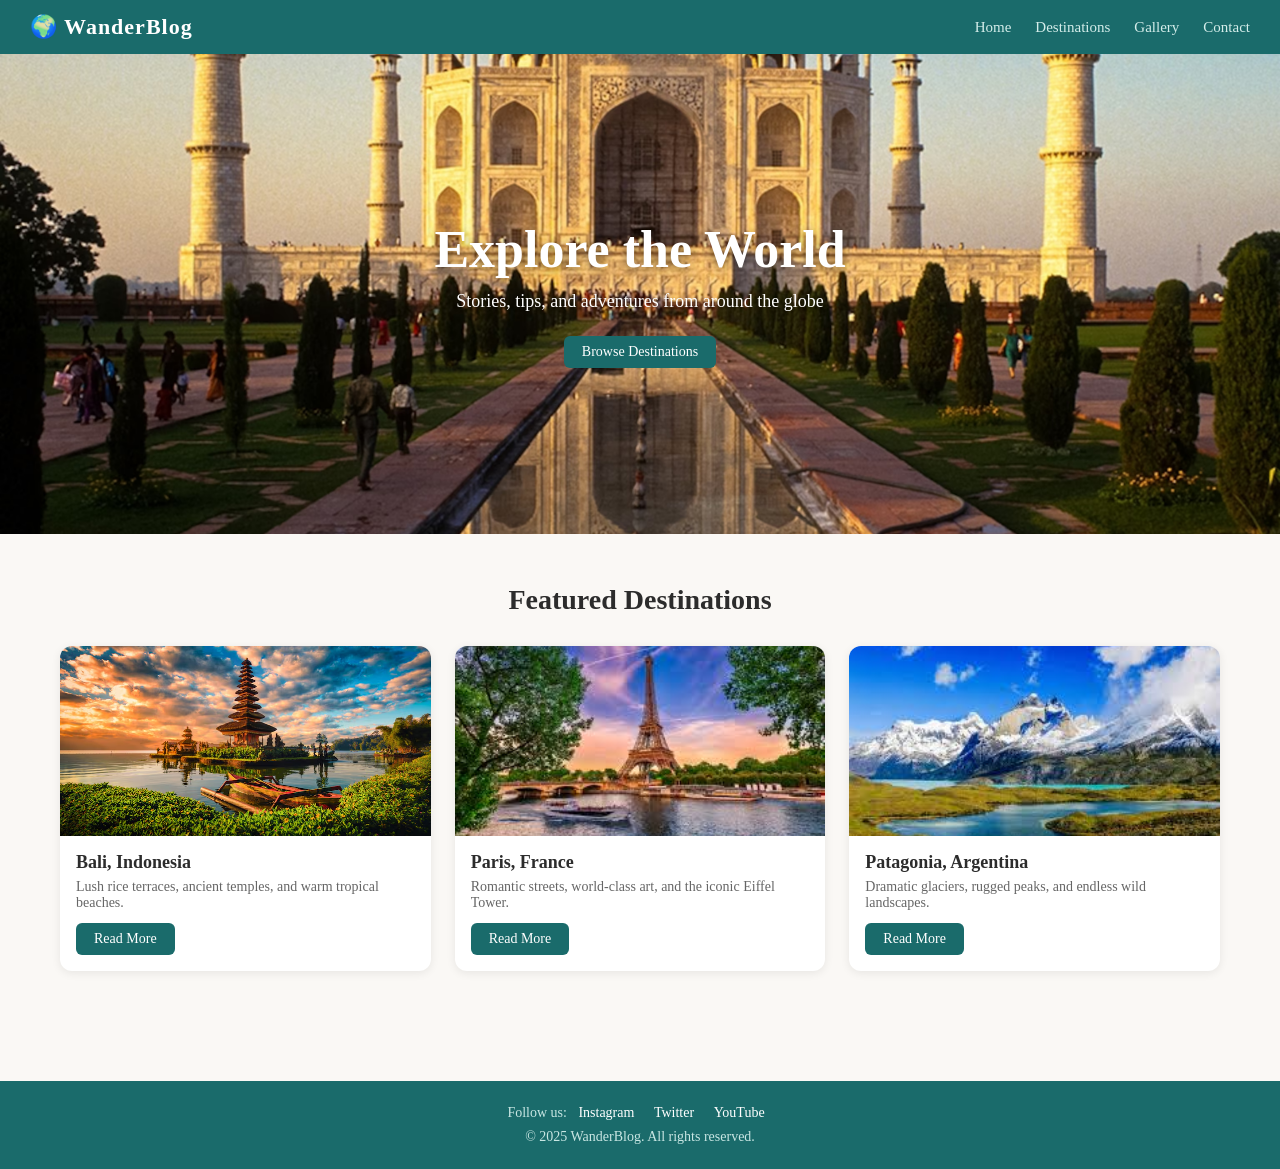
<file: index.html>
<html>
<head>
  <title>Travel Blog</title>
  <link rel="stylesheet" href="style.css">
  <style>
    .hero {
      background-image: url("images/hero.jpg");
      background-size: cover;
      background-position: center;
      height: 480px;
      display: flex;
      flex-direction: column;
      align-items: center;
      justify-content: center;
      text-align: center;
      color: #fff;
    }
    .hero h1 {
      font-size: 52px;
      text-shadow: 0 2px 8px rgba(0,0,0,0.5);
    }
    .hero p {
      font-size: 18px;
      margin: 12px 0 24px;
      text-shadow: 0 1px 4px rgba(0,0,0,0.4);
    }
    .section h2 {
      font-size: 28px;
      text-align: center;
    }
  </style>
</head>
<body>
<nav>
  <a class="logo" href="index.html">🌍 WanderBlog</a>
  <ul>
    <li><a href="index.html">Home</a></li>
    <li><a href="destinations.html">Destinations</a></li>
    <li><a href="gallery.html">Gallery</a></li>
    <li><a href="contact.html">Contact</a></li>
  </ul>
</nav>
<div class="hero">
  <h1>Explore the World</h1>
  <p>Stories, tips, and adventures from around the globe</p>
  <a class="btn" href="destinations.html">Browse Destinations</a>
</div>
<div class="section">
  <h2>Featured Destinations</h2>
  <div class="grid-3">
    <div class="card">
      <img src="images/bali.jpg" alt="Bali">
      <div class="card-body">
        <h3>Bali, Indonesia</h3>
        <p>Lush rice terraces, ancient temples, and warm tropical beaches.</p>
        <a class="btn" href="destinations.html">Read More</a>
      </div>
    </div>
    <div class="card">
      <img src="images/paris.jpg" alt="Paris">
      <div class="card-body">
        <h3>Paris, France</h3>
        <p>Romantic streets, world-class art, and the iconic Eiffel Tower.</p>
        <a class="btn" href="destinations.html">Read More</a>
      </div>
    </div>
    <div class="card">
      <img src="images/patagonia.jpg" alt="Patagonia">
      <div class="card-body">
        <h3>Patagonia, Argentina</h3>
        <p>Dramatic glaciers, rugged peaks, and endless wild landscapes.</p>
        <a class="btn" href="destinations.html">Read More</a>
      </div>
    </div>
  </div>
</div>
<footer>
  <p>Follow us: <a href="#">Instagram</a> <a href="#">Twitter</a> <a href="#">YouTube</a></p>
  <p style="margin-top:8px;">© 2025 WanderBlog. All rights reserved.</p>
</footer>
</body>
</html>
</file>
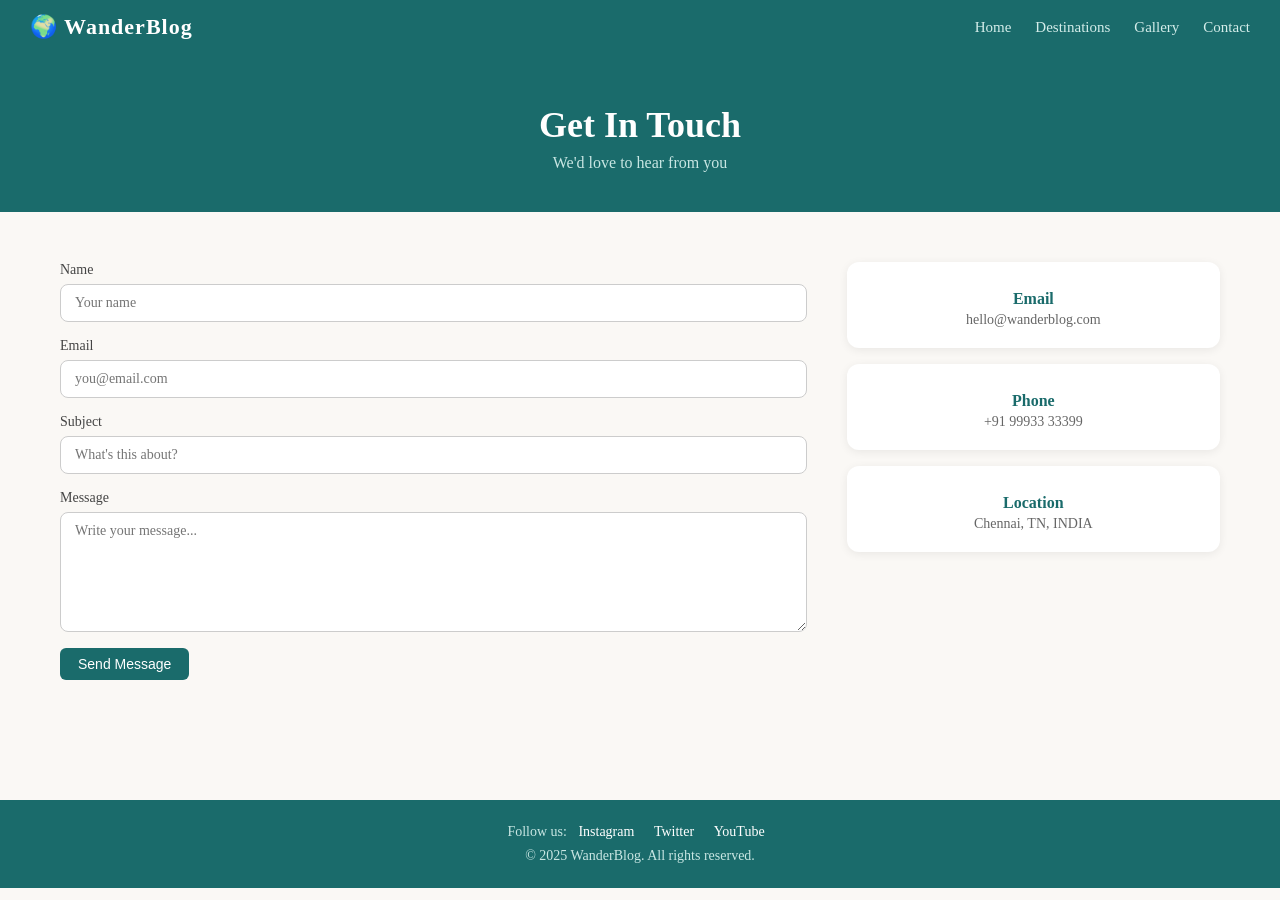
<file: contact.html>
<html>
<head>
  <title>Contact — WanderBlog</title>
  <link rel="stylesheet" href="style.css">
  <style>
    .contact-wrap {
      display: grid;
      grid-template-columns: 2fr 1fr;
      gap: 40px;
      padding: 50px 60px 60px;
    }
    .form-group {
      margin-bottom: 16px;
    }
    .form-group label {
      display: block;
      margin-bottom: 6px;
      font-size: 14px;
      color: #444;
    }
    .form-group input, .form-group textarea {
      width: 100%;
      padding: 10px 14px;
      border: 1px solid #ccc;
      border-radius: 8px;
      font-size: 14px;
      font-family: inherit;
    }
    .form-group textarea {
      height: 120px;
      resize: vertical;
    }
    .error {
      color: #c0392b;
      font-size: 13px;
      margin-top: 4px;
    }
    .success-msg {
      display: none;
      background: #e0f4f1;
      color: #1a6b6b;
      border-radius: 8px;
      padding: 12px 16px;
      margin-top: 16px;
      font-size: 15px;
    }
    .info-card {
      background: #fff;
      border-radius: 12px;
      padding: 20px;
      text-align: center;
      box-shadow: 0 2px 10px rgba(0,0,0,0.07);
      margin-bottom: 16px;
    }
    .info-card span {
      font-size: 28px;
    }
    .info-card h4 {
      margin: 8px 0 4px;
      color: #1a6b6b;
    }
    .info-card p {
      font-size: 14px;
      color: #666;
    }
  </style>
</head>
<body>
<nav>
  <a class="logo" href="index.html">🌍 WanderBlog</a>
  <ul>
    <li><a href="index.html">Home</a></li>
    <li><a href="destinations.html">Destinations</a></li>
    <li><a href="gallery.html">Gallery</a></li>
    <li><a href="contact.html">Contact</a></li>
  </ul>
</nav>
<div class="page-header">
  <h1>Get In Touch</h1>
  <p>We'd love to hear from you</p>
</div>
<div class="contact-wrap">
  <div>
    <div class="form-group">
      <label>Name</label>
      <input type="text" id="name" placeholder="Your name">
      <div class="error" id="nameErr"></div>
    </div>
    <div class="form-group">
      <label>Email</label>
      <input type="email" id="email" placeholder="you@email.com">
      <div class="error" id="emailErr"></div>
    </div>
    <div class="form-group">
      <label>Subject</label>
      <input type="text" id="subject" placeholder="What's this about?">
      <div class="error" id="subjectErr"></div>
    </div>
    <div class="form-group">
      <label>Message</label>
      <textarea id="message" placeholder="Write your message..."></textarea>
      <div class="error" id="msgErr"></div>
    </div>
    <button class="btn" onclick="validateForm()">Send Message</button>
    <div class="success-msg" id="successMsg">✅ Message sent! We'll get back to you soon.</div>
  </div>
  <div>
    <div class="info-card">
      <h4>Email</h4>
      <p>hello@wanderblog.com</p>
    </div>
    <div class="info-card">
      <h4>Phone</h4>
      <p>+91 99933 33399</p>
    </div>
    <div class="info-card">
      <h4>Location</h4>
      <p>Chennai, TN, INDIA</p>
    </div>
  </div>
</div>
<footer>
  <p>Follow us: <a href="#">Instagram</a> <a href="#">Twitter</a> <a href="#">YouTube</a></p>
  <p style="margin-top:8px;">© 2025 WanderBlog. All rights reserved.</p>
</footer>
<script>
function validateForm() {
  let valid = true;
  const fields = ['name', 'subject', 'message'];
  fields.forEach(id => {
    const val = document.getElementById(id).value.trim();
    const err = document.getElementById(id + (id === 'message' ? 'Err' : 'Err'));
    if (!val) { document.getElementById(id + 'Err').textContent = 'This field is required.'; valid = false; }
    else { document.getElementById(id + 'Err').textContent = ''; }
  });
  const email = document.getElementById('email').value.trim();
  const emailPattern = /^[^\s@]+@[^\s@]+\.[^\s@]+$/;
  if (!emailPattern.test(email)) { document.getElementById('emailErr').textContent = 'Enter a valid email.'; valid = false; }
  else { document.getElementById('emailErr').textContent = ''; }
  if (valid) { document.getElementById('successMsg').style.display = 'block'; }
}
</script>
</body>
</html>
</file>
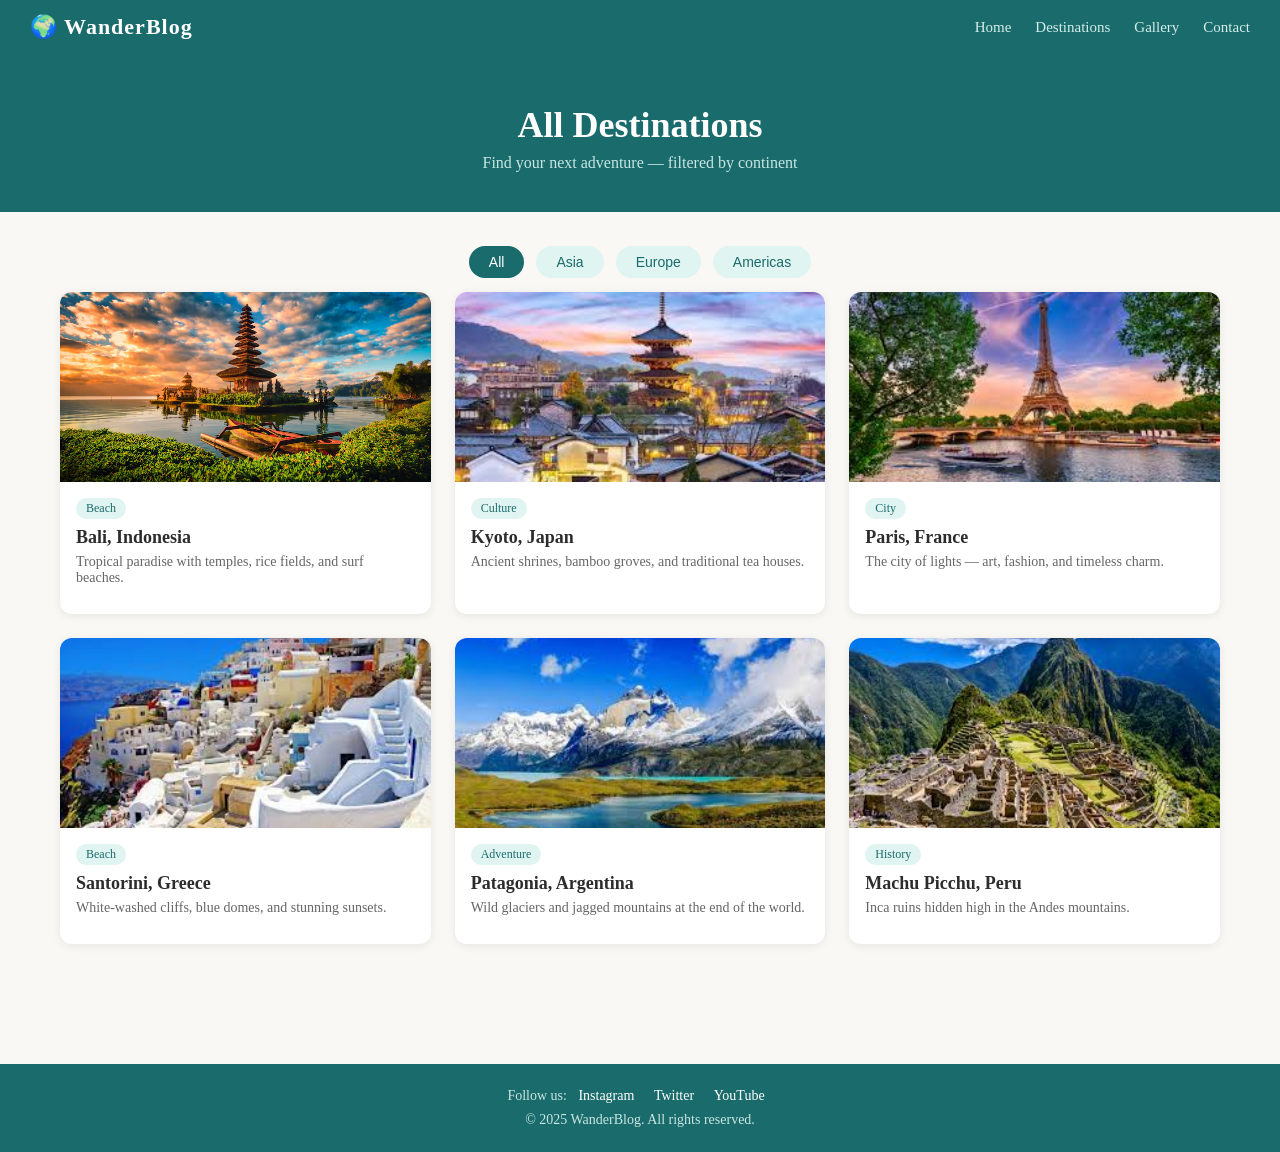
<file: destinations.html>
<html>
<head>
  <title>Destinations — WanderBlog</title>
  <link rel="stylesheet" href="style.css">
  <style>
    .filter-bar {
      text-align: center;
      margin: 30px 0 10px;
    }
    .filter-btn {
      background: #e0f4f1;
      color: #1a6b6b;
      border: none;
      padding: 8px 20px;
      border-radius: 20px;
      margin: 4px;
      cursor: pointer;
      font-size: 14px;
    }
    .filter-btn.active, .filter-btn:hover {
      background: #1a6b6b;
      color: #fff;
    }
    .dest-grid {
      display: grid;
      grid-template-columns: repeat(3, 1fr);
      gap: 24px;
      padding: 0 60px 60px;
    }
  </style>
</head>
<body>
<nav>
  <a class="logo" href="index.html">🌍 WanderBlog</a>
  <ul>
    <li><a href="index.html">Home</a></li>
    <li><a href="destinations.html">Destinations</a></li>
    <li><a href="gallery.html">Gallery</a></li>
    <li><a href="contact.html">Contact</a></li>
  </ul>
</nav>
<div class="page-header">
  <h1>All Destinations</h1>
  <p>Find your next adventure — filtered by continent</p>
</div>
<div class="filter-bar">
  <button class="filter-btn active" onclick="filter('all', this)">All</button>
  <button class="filter-btn" onclick="filter('asia', this)">Asia</button>
  <button class="filter-btn" onclick="filter('europe', this)">Europe</button>
  <button class="filter-btn" onclick="filter('americas', this)">Americas</button>
</div>
<div class="dest-grid" id="destGrid">
  <div class="card" data-continent="asia">
    <img src="images/bali.jpg" alt="Bali">
    <div class="card-body">
      <span class="tag">Beach</span>
      <h3>Bali, Indonesia</h3>
      <p>Tropical paradise with temples, rice fields, and surf beaches.</p>
    </div>
  </div>
  <div class="card" data-continent="asia">
    <img src="images/kyoto.jpg" alt="Kyoto">
    <div class="card-body">
      <span class="tag">Culture</span>
      <h3>Kyoto, Japan</h3>
      <p>Ancient shrines, bamboo groves, and traditional tea houses.</p>
    </div>
  </div>
  <div class="card" data-continent="europe">
    <img src="images/paris.jpg" alt="Paris">
    <div class="card-body">
      <span class="tag">City</span>
      <h3>Paris, France</h3>
      <p>The city of lights — art, fashion, and timeless charm.</p>
    </div>
  </div>
  <div class="card" data-continent="europe">
    <img src="images/santorini.jpg" alt="Santorini">
    <div class="card-body">
      <span class="tag">Beach</span>
      <h3>Santorini, Greece</h3>
      <p>White-washed cliffs, blue domes, and stunning sunsets.</p>
    </div>
  </div>
  <div class="card" data-continent="americas">
    <img src="images/patagonia.jpg" alt="Patagonia">
    <div class="card-body">
      <span class="tag">Adventure</span>
      <h3>Patagonia, Argentina</h3>
      <p>Wild glaciers and jagged mountains at the end of the world.</p>
    </div>
  </div>
  <div class="card" data-continent="americas">
    <img src="images/machu-picchu.jpg" alt="Machu Picchu">
    <div class="card-body">
      <span class="tag">History</span>
      <h3>Machu Picchu, Peru</h3>
      <p>Inca ruins hidden high in the Andes mountains.</p>
    </div>
  </div>
</div>
<footer>
  <p>Follow us: <a href="#">Instagram</a> <a href="#">Twitter</a> <a href="#">YouTube</a></p>
  <p style="margin-top:8px;">© 2025 WanderBlog. All rights reserved.</p>
</footer>
<script>
function filter(continent, btn) {
  document.querySelectorAll('.filter-btn').forEach(b => b.classList.remove('active'));
  btn.classList.add('active');
  document.querySelectorAll('#destGrid .card').forEach(card => {
    card.style.display = (continent === 'all' || card.dataset.continent === continent) ? 'block' : 'none';
  });
}
</script>
</body>
</html>
</file>
<file: style.css>
* {
  margin: 0;
  padding: 0;
  box-sizing: border-box;
}
body {
  color: #2c2c2c;
  background-color: #faf8f5;
}
nav {
  background-color: #1a6b6b;
  padding: 14px 30px;
  display: flex;
  justify-content: space-between;
  align-items: center;
}
nav .logo {
  color: #fff;
  font-size: 22px;
  font-weight: bold;
  letter-spacing: 1px;
  text-decoration: none;
}
nav ul {
  list-style: none;
  display: flex;
  gap: 24px;
}
nav ul a {
  color: #d4edea;
  text-decoration: none;
  font-size: 15px;
}
nav ul a:hover {
  color: #fff;
}
.page-header {
  background-color: #1a6b6b;
  color: #fff;
  text-align: center;
  padding: 50px 20px 40px;
}
.page-header h1 {
  font-size: 36px;
}
.page-header p {
  margin-top: 8px;
  font-size: 16px;
  color: #c8e6e3;
}
.card {
  background: #fff;
  border-radius: 12px;
  overflow: hidden;
  box-shadow: 0 2px 10px rgba(0,0,0,0.08);
  transition: transform 0.2s;
}
.card:hover {
  transform: translateY(-4px);
}
.card img {
  width: 100%;
  height: 190px;
  object-fit: cover;
}
.card-body {
  padding: 16px;
}
.card-body h3 {
  font-size: 18px;
  margin-bottom: 6px;
}
.card-body p {
  font-size: 14px;
  color: #666;
  margin-bottom: 12px;
}
.btn {
  display: inline-block;
  background-color: #1a6b6b;
  color: #fff;
  padding: 8px 18px;
  border-radius: 6px;
  text-decoration: none;
  font-size: 14px;
  border: none;
  cursor: pointer;
}
.btn:hover {
  background-color: #155858;
}
footer {
  background-color: #1a6b6b;
  color: #c8e6e3;
  text-align: center;
  padding: 24px;
  margin-top: 60px;
  font-size: 14px;
}
footer a {
  color: #fff;
  margin: 0 8px;
  text-decoration: none;
}
.tag {
  display: inline-block;
  background-color: #e0f4f1;
  color: #1a6b6b;
  font-size: 12px;
  padding: 3px 10px;
  border-radius: 20px;
  margin-bottom: 8px;
}
.section {
  padding: 50px 60px;
}
.grid-3 {
  display: grid;
  grid-template-columns: repeat(3, 1fr);
  gap: 24px;
  margin-top: 30px;
}
.grid-2 {
  display: grid;
  grid-template-columns: repeat(2, 1fr);
  gap: 24px;
  margin-top: 30px;
}
</file>
